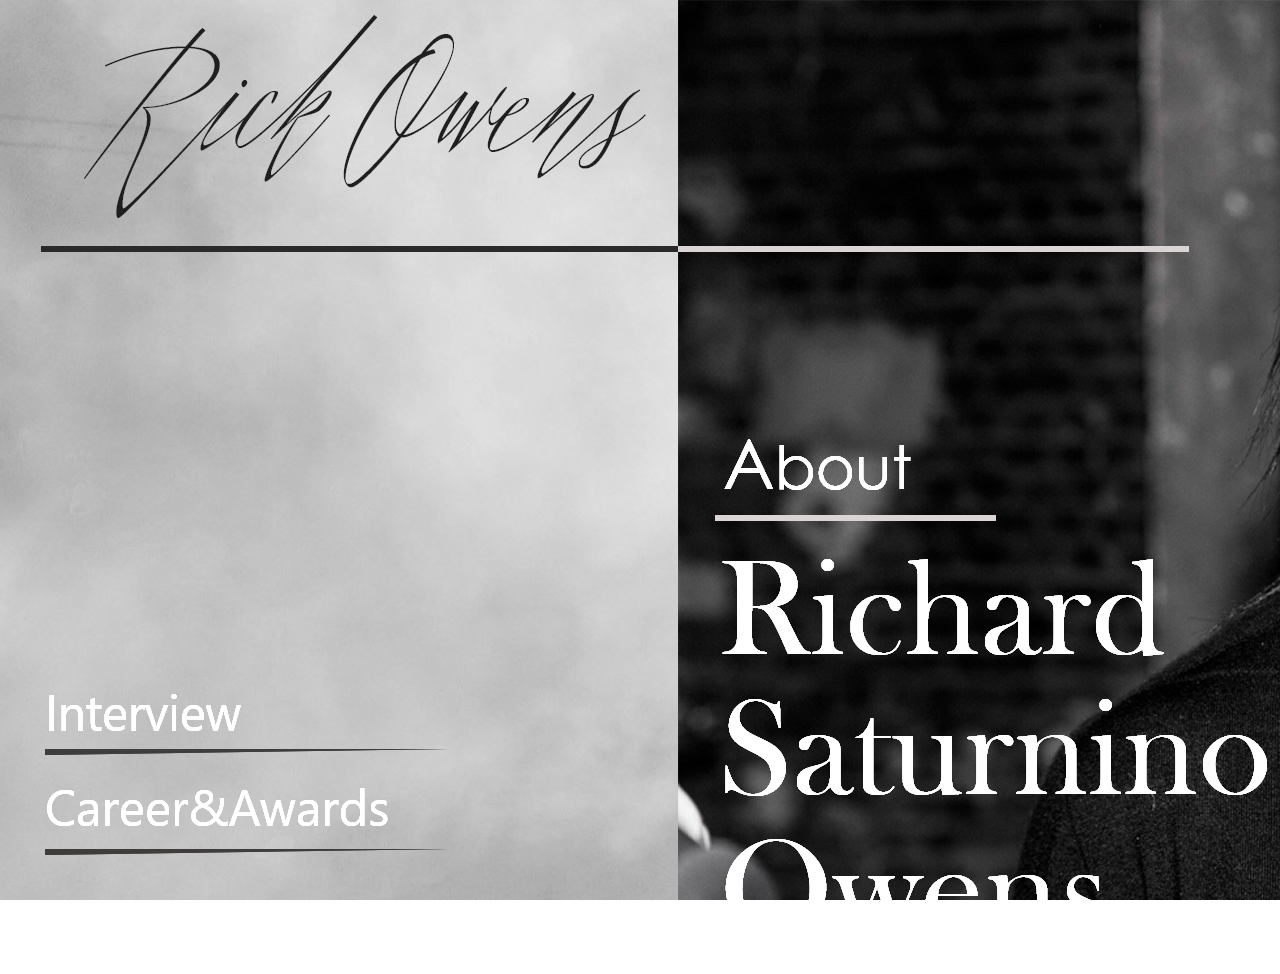
<file: index.html>
<!DOCTYPE html>
<html lang="ko">
<head>
    <meta charset="UTF-8">
    <meta http-equiv="X-UA-Compatible" content="IE=edge">
    <meta name="viewport" content="width=device-width, initial-scale=1.0">
    <title>rick ownes</title>
    <link rel="stylesheet" href="master.css">
</head>
<body>

    <section>
        <div class="wrp">
            <div class="f02">
                <a href="sub02.html"><img src="img/01_02.png"></a></div>
        <div class="wrp2"></div>
        
        <div class="f01">
            <a href="sub03.html"><img src="img/01_04.png"></a></div>
        <div class="wrp3"></div>
     </div>
           <div class="fr02">
            <a href="sub01.html"><img src="img/01_05.png"></a>
        </div>
    </section>
    
</body>
</html>
</file>
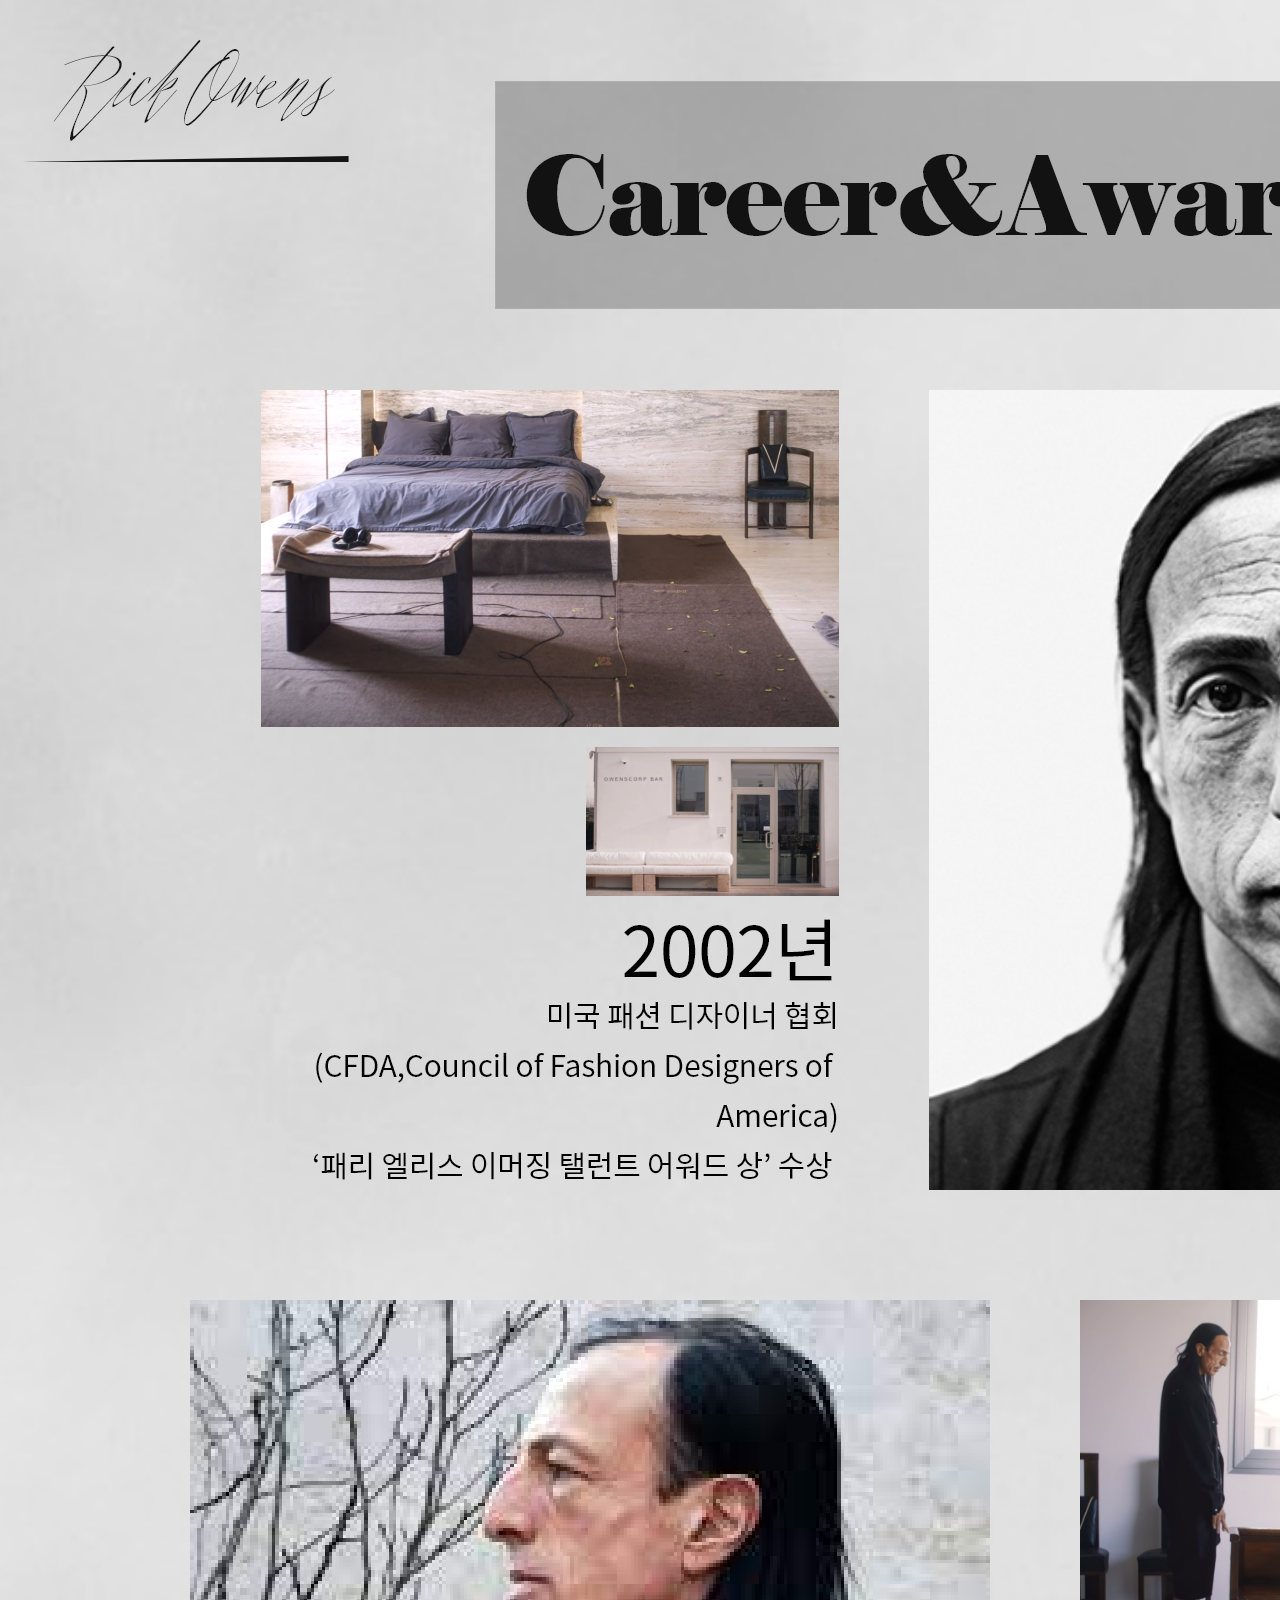
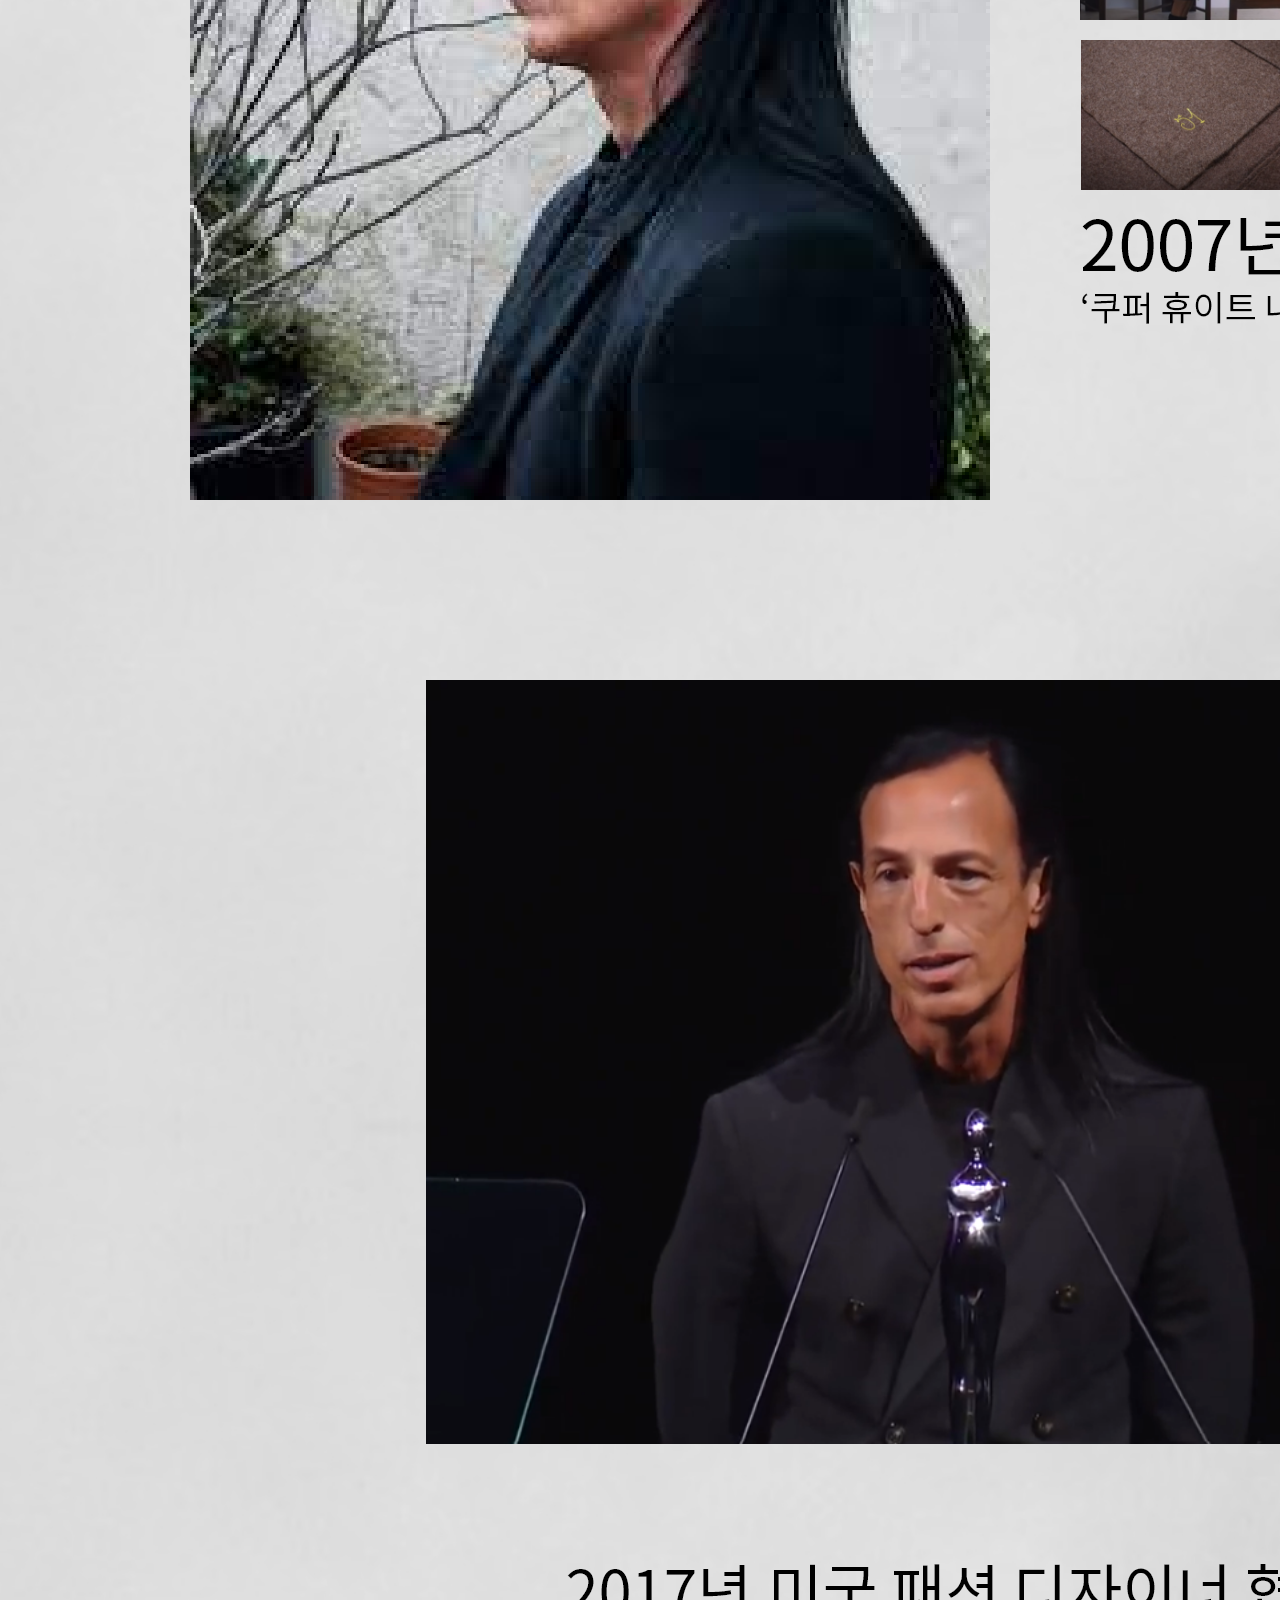
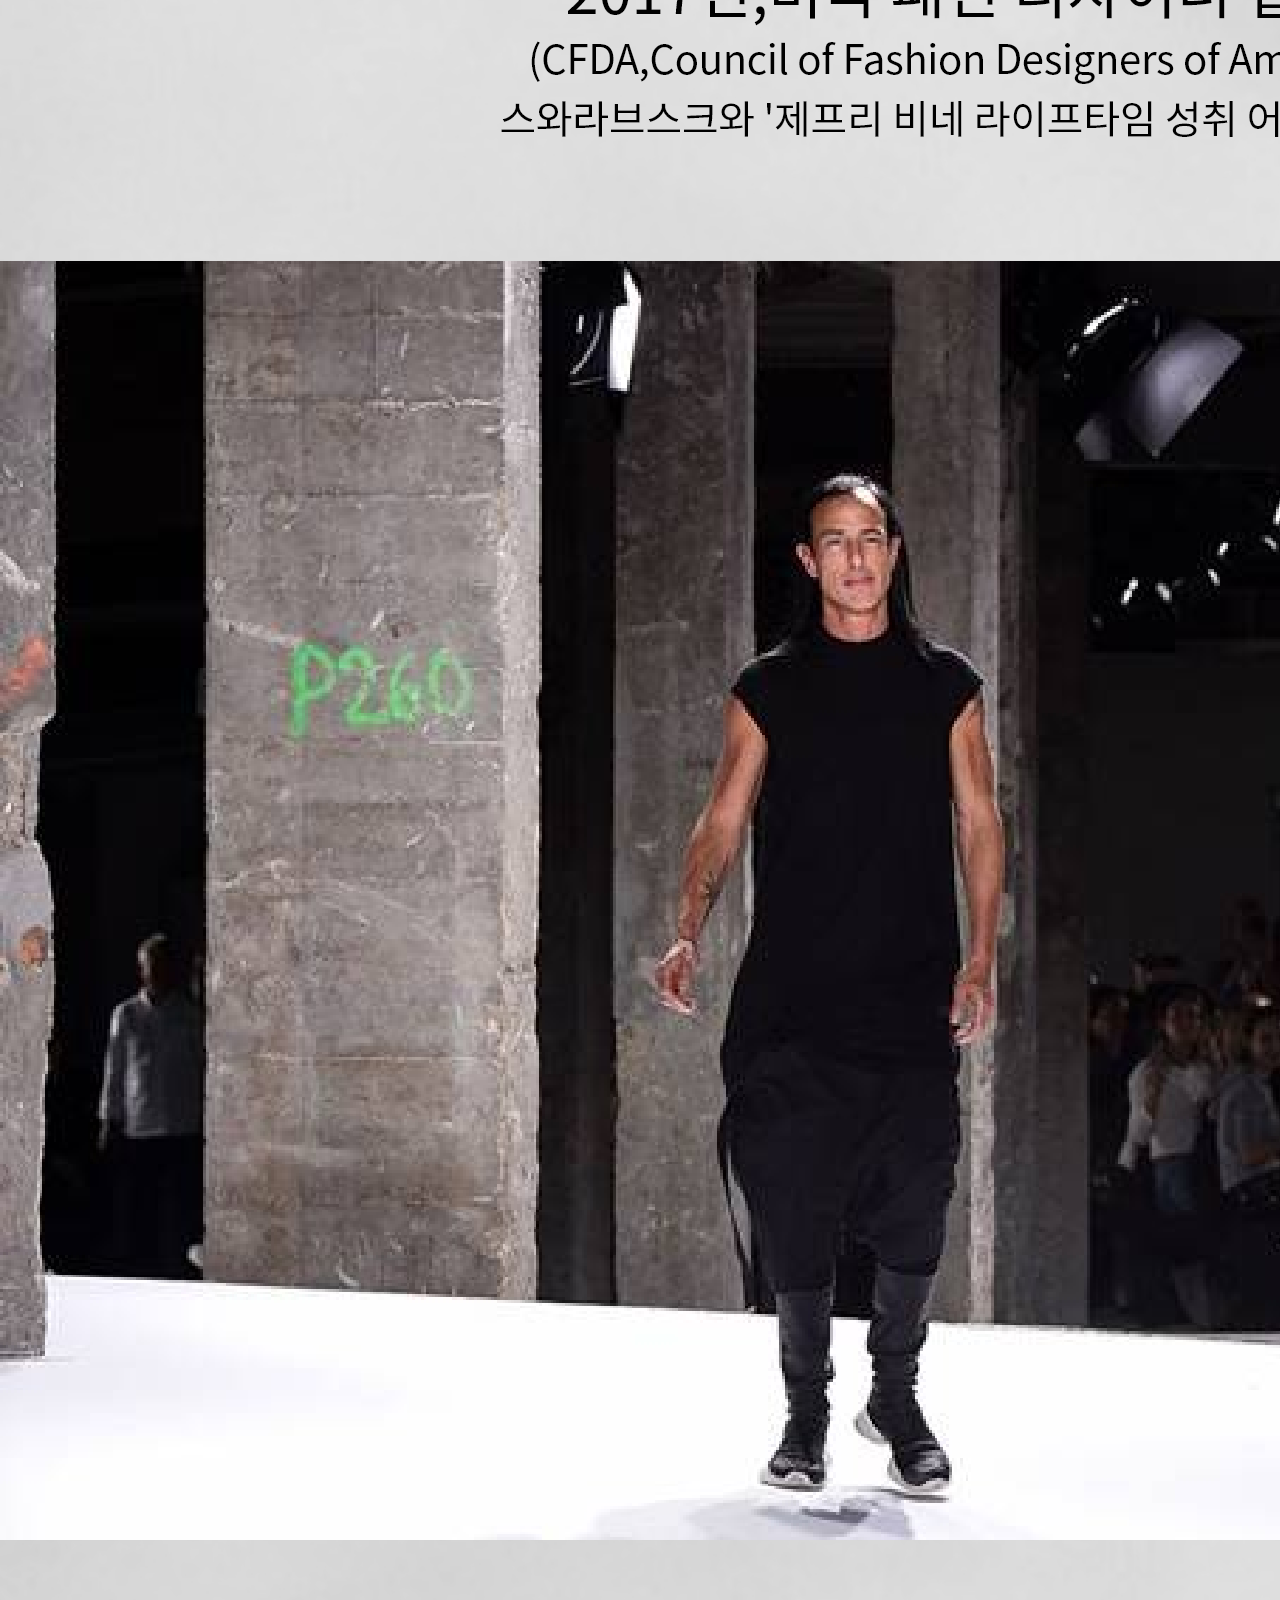
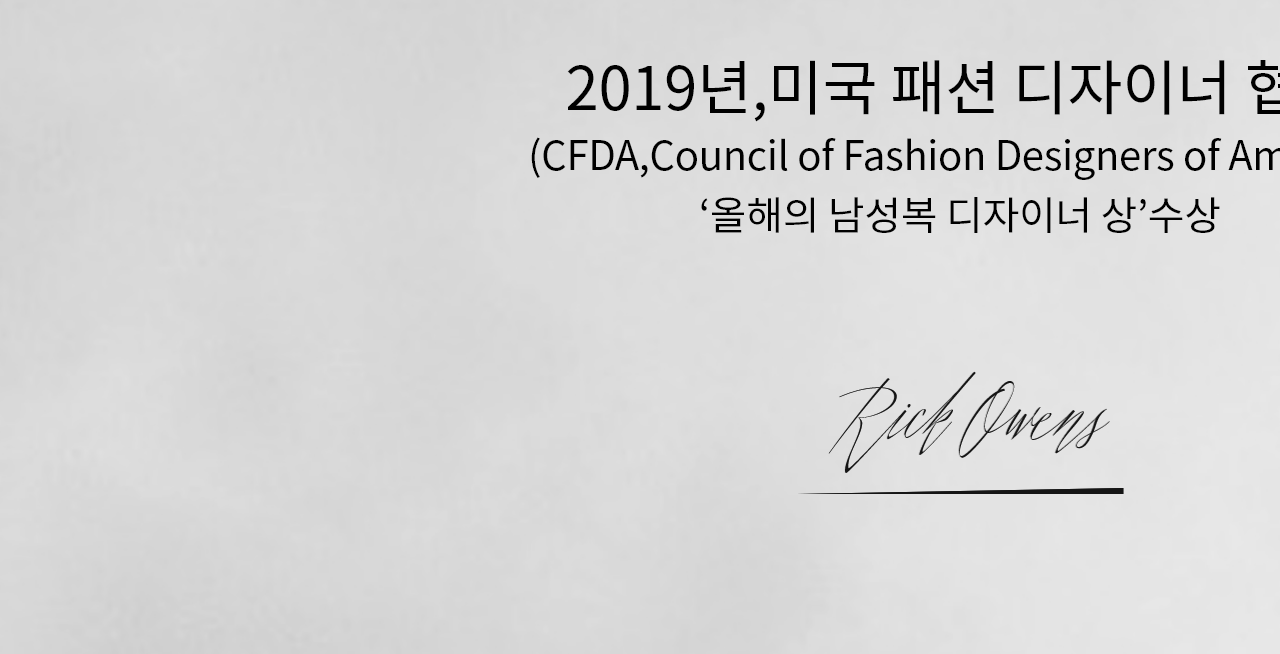
<file: sub02.html>
<style>
    @import url('https://fonts.googleapis.com/css2?family=Anton&family=Bungee+Spice&family=Nanum+Gothic&family=Noto+Sans+KR:wght@100;300;400;500;700;900&family=Roboto:wght@100&display=swap');
    </style>
<!DOCTYPE html>
<html lang="ko">
<head>
    <meta charset="UTF-8">
    <meta http-equiv="X-UA-Compatible" content="IE=edge">
    <meta name="viewport" content="width=device-width, initial-scale=1.0">
    <title>rick owens 3</title>
    <link rel="stylesheet" href="master.css">
</head>
<body>
    <div class="wrap1">
        <a href="index.html"><img src="img/03_02.png" alt=""></a></div>
    
        <div class="wrap">
        
        <div class="wrap2"></div>
        <div class="wrap3"></div>
        <div class="wrap4"></div>
        <div class="wrap5"></div>
        <div class="wrap6"></div>
        <div class="wrap7">
            <a href="index.html"><img src="img/03_07.png"></a></div>
    </div>
    
</body>
</html>
</file>
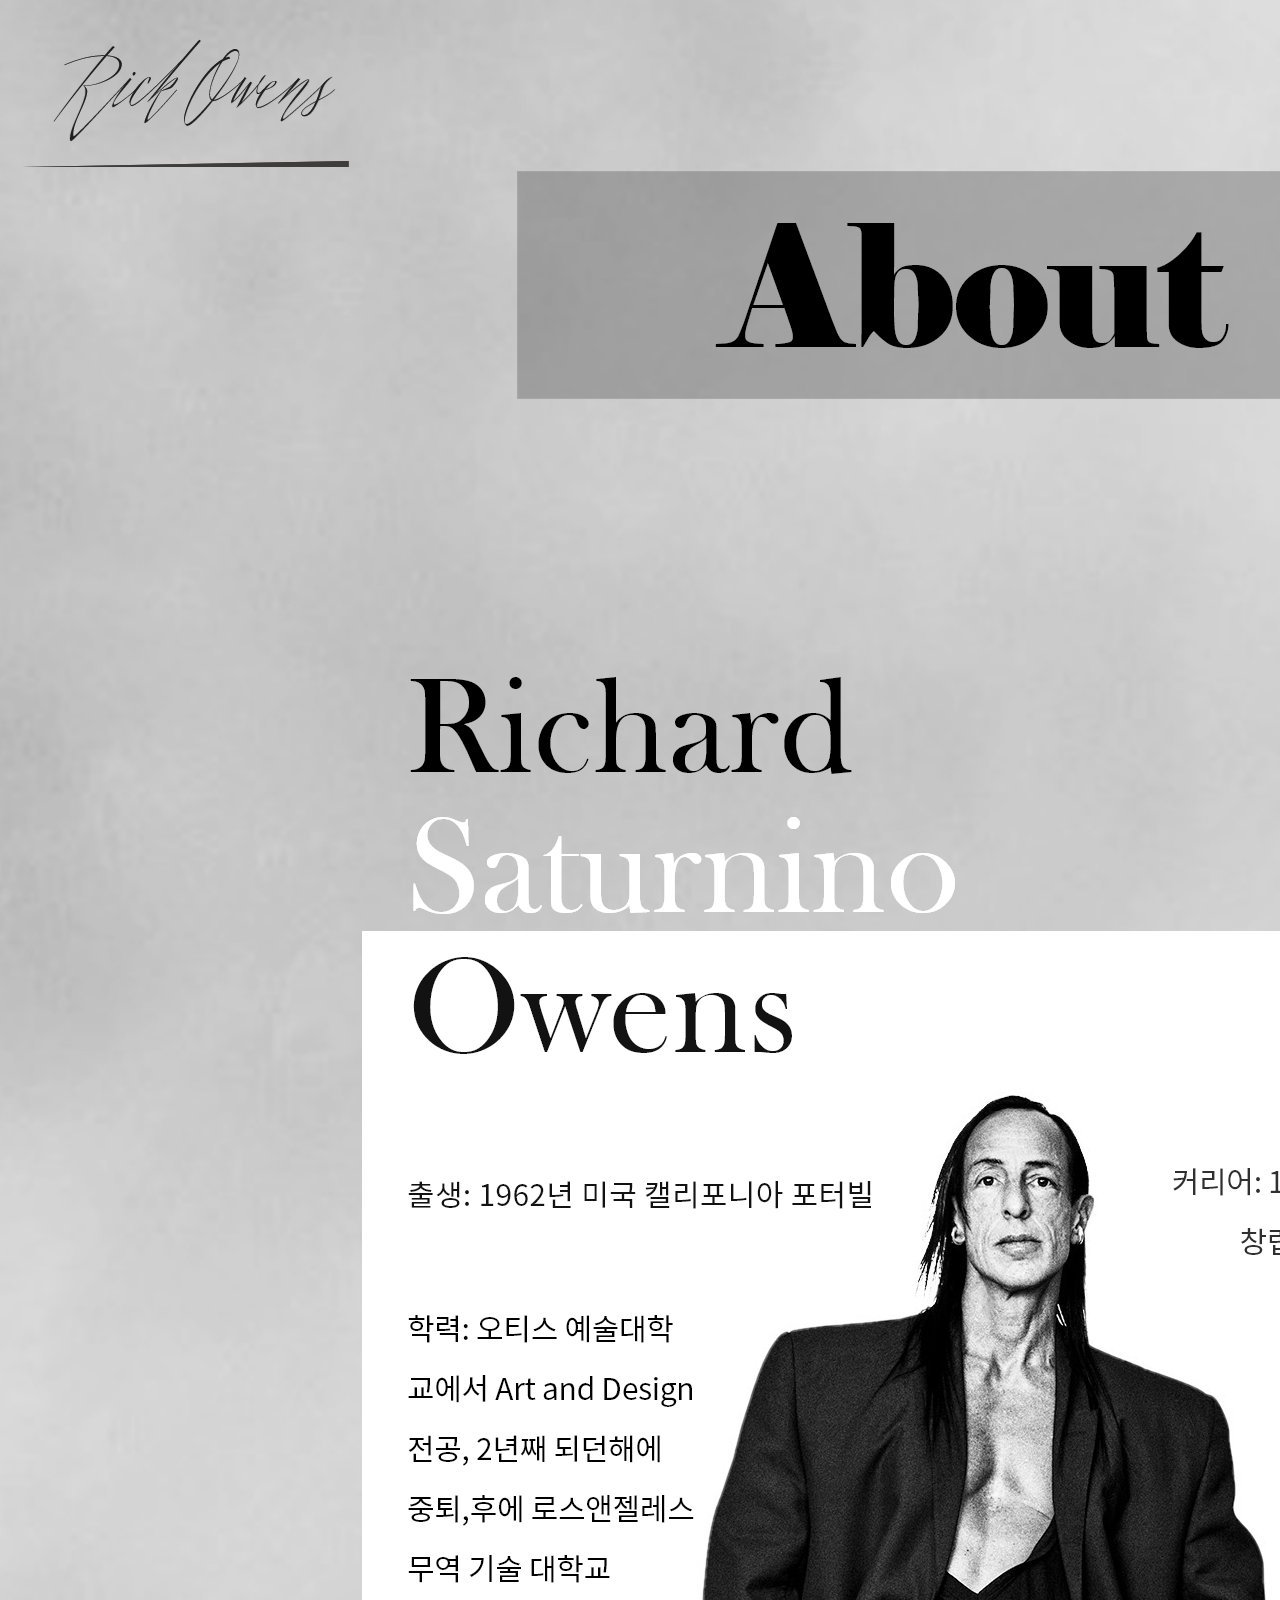
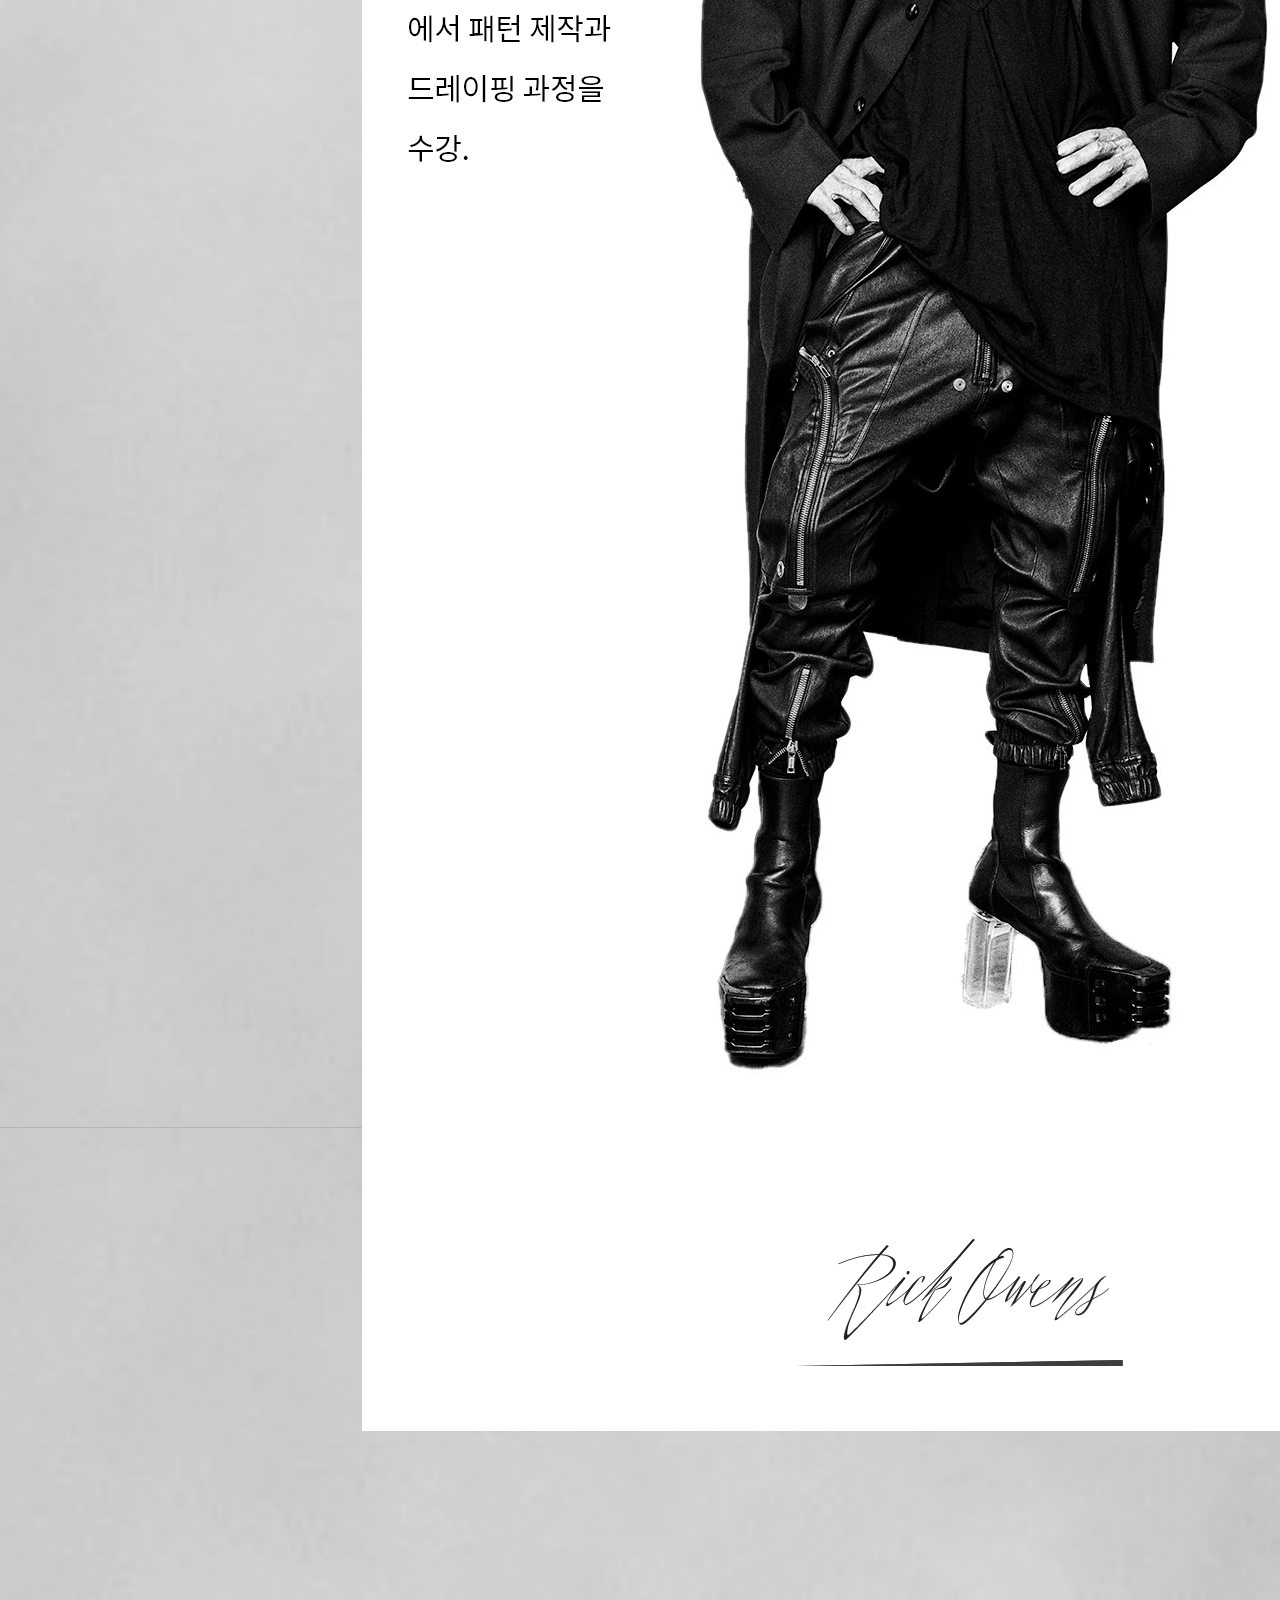
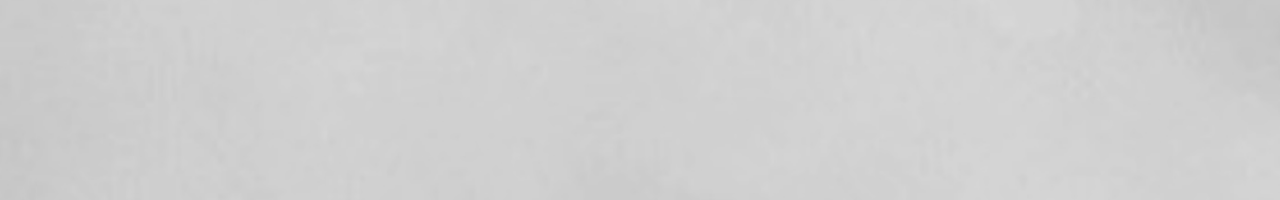
<file: sub03.html>
<!DOCTYPE html>
<html lang="ko">
<head>
    <meta charset="UTF-8">
    <meta http-equiv="X-UA-Compatible" content="IE=edge">
    <meta name="viewport" content="width=device-width, initial-scale=1.0">
    <title>Document</title>
    <link rel="stylesheet" href="master.css">
</head>
<body>
    <div class="wrap01"> 
        <div class="fr07">
            <a href="index.html"><img src="img/04_03.png"></a>
            <div class="wrap02"></div>
        <div class="wrap03"></div>
        <div class="fr08">
            <a href="index.html"><img src="img/04_05.png"></a>
</div>
    
</body>
</html>
</file>
<file: master.css>
*{
    margin: 0;
    padding: 0;
    text-decoration: none;
    list-style-type: none;

}

.wrp{
    width: 100%;
    height: 100vh;
    background-image: url(img/01_01.png); 
}
.f02{
    position: absolute;
    background-image: url(img/01_02.png);
    width: 404px;
    height: 83px;
    bottom: 45px;
    left: 45px;
}

.wrp2{
    position: relative;
    background-image: url(img/01_03.png);
    height: 252px;
    width: 1148px;
    margin-left: 41px;
}

.f01{
    position: relative;
    background-image: url(img/01_04.png);
    height: 549px;
    width: 559px;
    left: 715px;
    top: 169px;  

}
.fr02{
    position: absolute;
    background-image: url(img/01_05.png);
    width: 404px;
    height: 83px;
    bottom: 140px;
    left: 45px;
}

/*--sub01--*/

*{
    margin: 0;
    padding: 0;
    text-decoration: none;
    list-style-type: none;
}

.fr03{
    background-image: url(img/02_04.png);
    width: 326.57px;
    height: 134.91px;
    position: relative;
    margin-top: 32px;
    margin-left: 22.4px;
}

.sub01_wrap2{
    background-image: url(img/02_03.png);
    height: 228px;
    width: 930px;
    position: relative;
    margin-top: 0.1px;
    margin-left: 495px;
}

.sub01_wrap{
    background-image: url(img/02_01.png);
    height: 1280px;
    width: 1920px;
    position: relative;
    top: 187px;
}

.sub01_wrap4{
    background-image: url(img/02_02.png);
    width: 1920px;
    height: 8178px;
   
}

.txt1{
  font-size: 160px;
  text-align: left;
  margin-top: 180px;
  position: relative;
  margin-left: 408px;
  font-family: Bely;
  line-height: 160px;
}

.txt{
   text-align: left;
    font-size: 30px;
    letter-spacing: -1px;
    line-height: 40px;
    font-family: Noto Sans CJK KR;
}

.txt2{
    width: 1106px;
    height: 300px;
    padding-left: 400px;
    font-size: 30px;
    margin-top: 50px;
}

.sub01_wrap5{
    background-image: url(img/02_05.png);
    width: 1920px;
    height: 1227px;
    margin-top: 160px;
    background-position: center;
    position: relative; 
}

.txt3{
    margin-top: 200px;
    margin-left: 410px;
}
   
.sub01_wrap6{
    background-image: url(img/02_06.png);
    background-repeat: no-repeat;
    background-position: center;
    width: 1819px;
    height: 1100px;
    margin-left: 50px;
    margin-top: 214px;
}

.sub01_wrap7{
    background-image: url(img/02_07.png);
    width: 981px;
    height: 1002px;
    margin-top: 190px;
    margin-left: 470px;
}

.txt4{
    text-align: left;
    margin-top: 190px;
    margin-left: 412px;
    font-size: 30px;
}

.sub01_wrap8{
    background-image: url(img/02_08.png);
    height: 814px;
    width: 1105px;
    margin-top: 129px;
    margin-left: 408px;

}

.txt5{
    margin-left: 410px;
    text-align: left;
    margin-top: 190px;
}

.fr04{
    background-image: url(img/02_09.png);
    width: 326.57px;
    height: 134.91px;
    margin-top: 250px;
    margin-left: 796.7px;
}

/*--sub02--*/

*{
    margin: 0;
    padding: 0;
    text-decoration: none;
    list-style-type: none;
}


.wrap{
    background-image: url(img/03_00.png);
    width: 1920px;
    height: 5454px;
    position: relative;
}

.wrap1{
   
   
    width: 326.57px;
    height: 130px;
    padding-top: 32px;
    left: 22.4px;
    position: absolute;
    z-index: 101;
}

.wrap2{
    background-image: url(img/03_01.png);
    width: 930px;
    height: 228px;
    margin-left: 495px;
    padding-top: 162px;
    background-repeat: no-repeat;
    background-position: center;
}

.wrap3{
    background-image: url(img/03_03.png);
    width:1537px;
    height:802px;
    top:60px;
    margin-left:192px;
}

.wrap4{
    background-image: url(img/03_04.png);
    width: 1541px;
    height: 800px;
    margin-top: 108px;
    margin-left: 190px;
}

.wrap5{
    background-image: url(img/03_05.png);
    width: 1132px;
    height: 1068px;
    margin-top: 180px;
    margin-left: 394px;
}

.wrap6{
    background-image: url(img/03_06.png);
    width: 1920px;
    height: 1582px;
    margin-top: 113px;
    margin-left: 0px;
}

.wrap7{
    background-image: url(img/03_07.png);
    width: 326.57px;
    height: 130px;
    margin-top: 121px;
    margin-left: 796.7px;
}

/*--sub03--*/
*{
    margin: 0;
    padding: 0;
    text-decoration: none;
    list-style-type: none;
}

.wrap01{
    background-image: url(img/04_01.png);
    position: relative;
    width: 1920px;
    height: 3400px; 
    background-repeat: no-repeat;
}

.fr07{
    background-image: url(img/04_03.png);
    width: 326.57px;
    height: 134.91px;
    top: 32px;
    margin-left: 22.4px;
    background-repeat: no-repeat;
    background-position: center;
    position: relative;
}

.wrap02{
    background-image: url(img/04_02.png);
    width: 930px;
    height: 228px;
    top: 167px;
    margin-left: 495px;
}

.wrap03{
    background-image: url(img/04_04.png);
    width: 1200px;
    height: 2382px;
    margin-top: 250px;
    margin-left: 340px;
}

.fr08{
    background-image: url(img/04_05.png);
    background-repeat: no-repeat;
    background-position: center;
    position: relative;
    width: 326.57px;
    height: 134.91px;
    margin-top: -200px;
    left: 773.7px;
}
</file>
